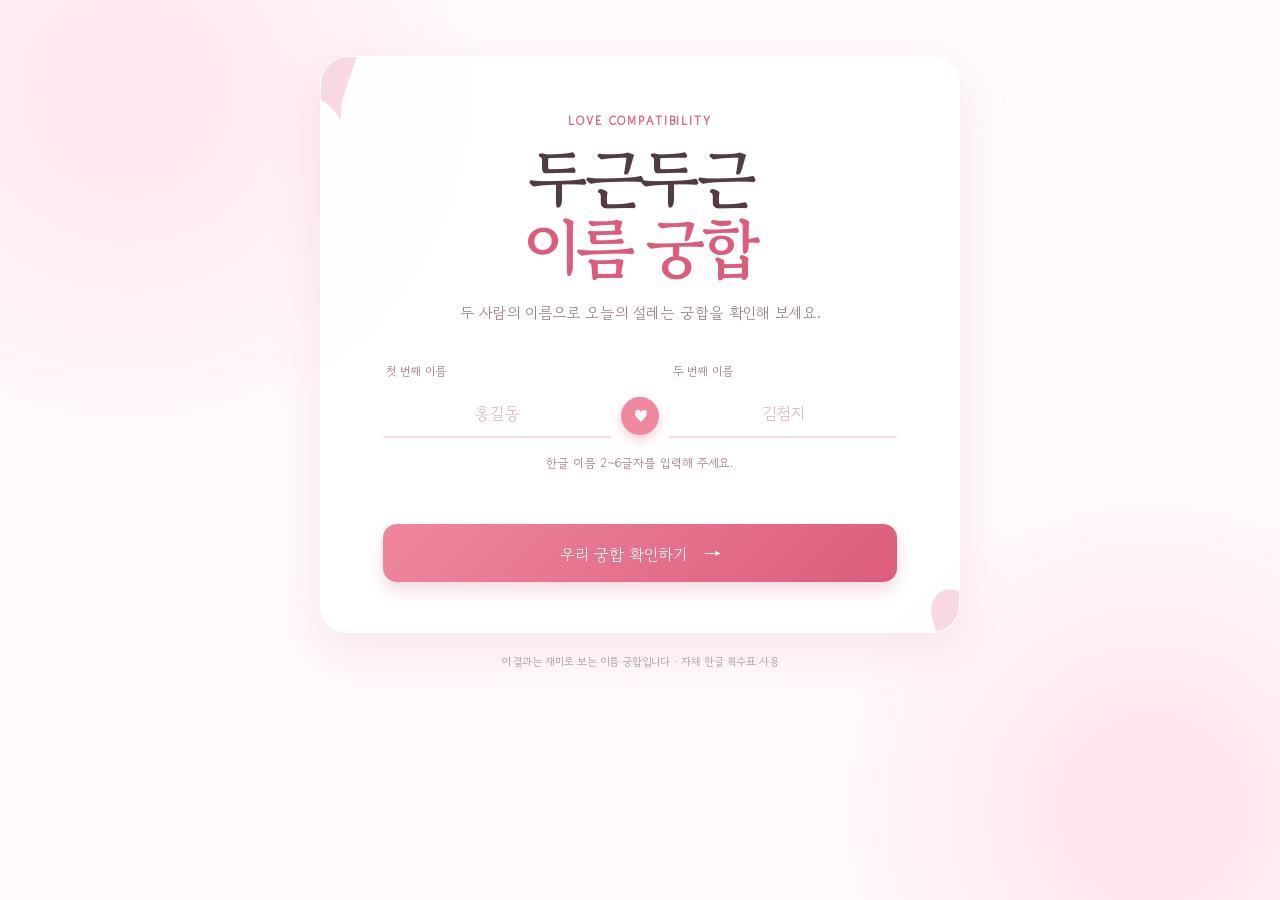
<file: index.html>
<!doctype html>
<html lang="ko"><head><meta charset="utf-8"><meta name="viewport" content="width=device-width, initial-scale=1"><meta name="description" content="한글 획수로 알아보는 두 사람의 이름 궁합"><title>두근두근 이름 궁합</title><link rel="preconnect" href="https://fonts.googleapis.com"><link rel="preconnect" href="https://fonts.gstatic.com" crossorigin><link href="https://fonts.googleapis.com/css2?family=Gowun+Dodum&family=Gowun+Batang:wght@400;700&display=swap" rel="stylesheet"><link rel="stylesheet" href="styles.css"></head>
<body><main class="page-shell"><section class="card" aria-labelledby="page-title"><p class="eyebrow">LOVE COMPATIBILITY</p><h1 id="page-title">두근두근<br><em>이름 궁합</em></h1><p class="intro">두 사람의 이름으로 오늘의 설레는 궁합을 확인해 보세요.</p><form id="compatibility-form" novalidate><div class="name-row"><label class="name-field" for="first-name"><span>첫 번째 이름</span><input id="first-name" type="text" maxlength="6" placeholder="홍길동" autocomplete="off"></label><span class="heart" aria-hidden="true">♥</span><label class="name-field" for="second-name"><span>두 번째 이름</span><input id="second-name" type="text" maxlength="6" placeholder="김첨지" autocomplete="off"></label></div><p class="help">한글 이름 2~6글자를 입력해 주세요.</p><p class="error" id="error-message" role="alert" aria-live="polite"></p><button type="submit">우리 궁합 확인하기 <span>→</span></button></form><section class="result" id="result" aria-live="polite" hidden><div class="result-top"><span>두 사람의 궁합 점수</span><button class="reset" id="reset-button" type="button">다시 하기</button></div><div class="score-wrap"><strong id="score">00</strong><span>%</span></div><h2 id="result-title"></h2><p id="result-comment"></p><p class="calculation" id="calculation"></p></section></section><p class="notice">이 결과는 재미로 보는 이름 궁합입니다 · 자체 한글 획수표 사용</p></main><script src="app.js"></script></body></html>
</file>
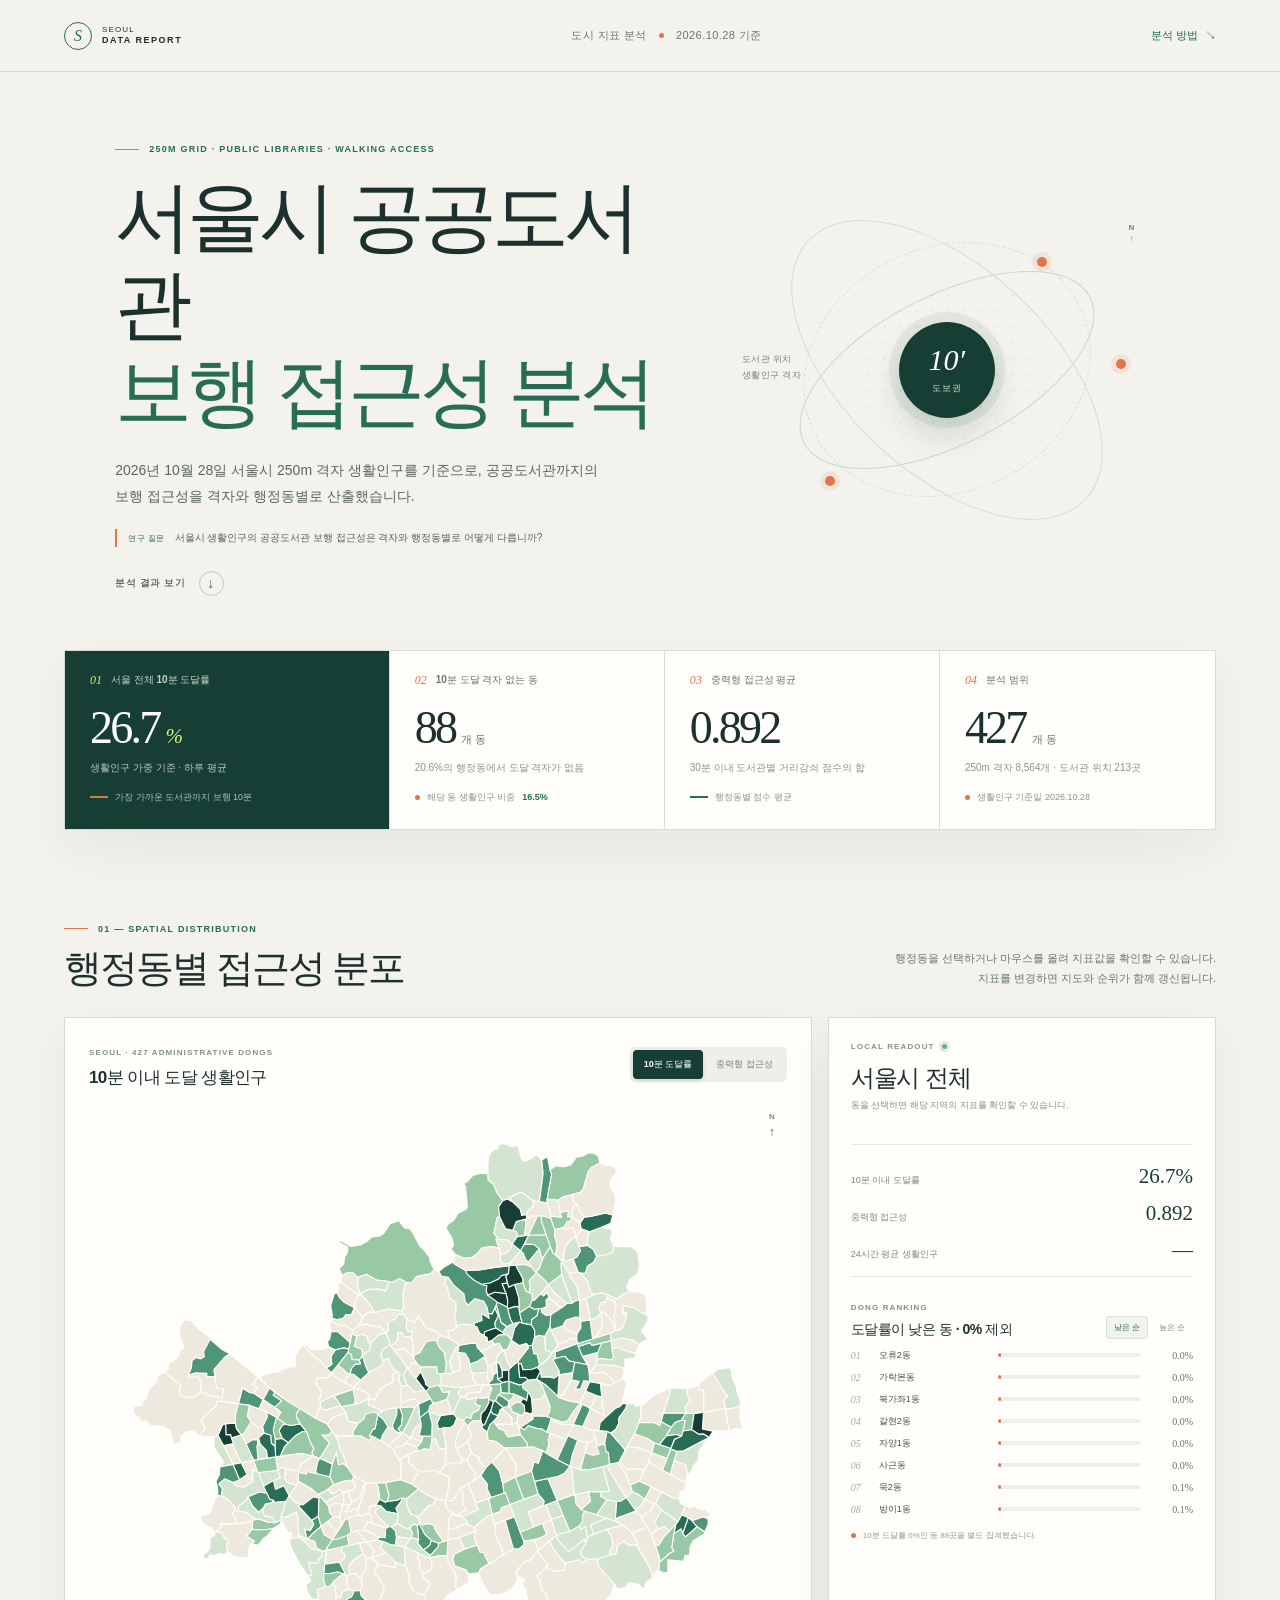
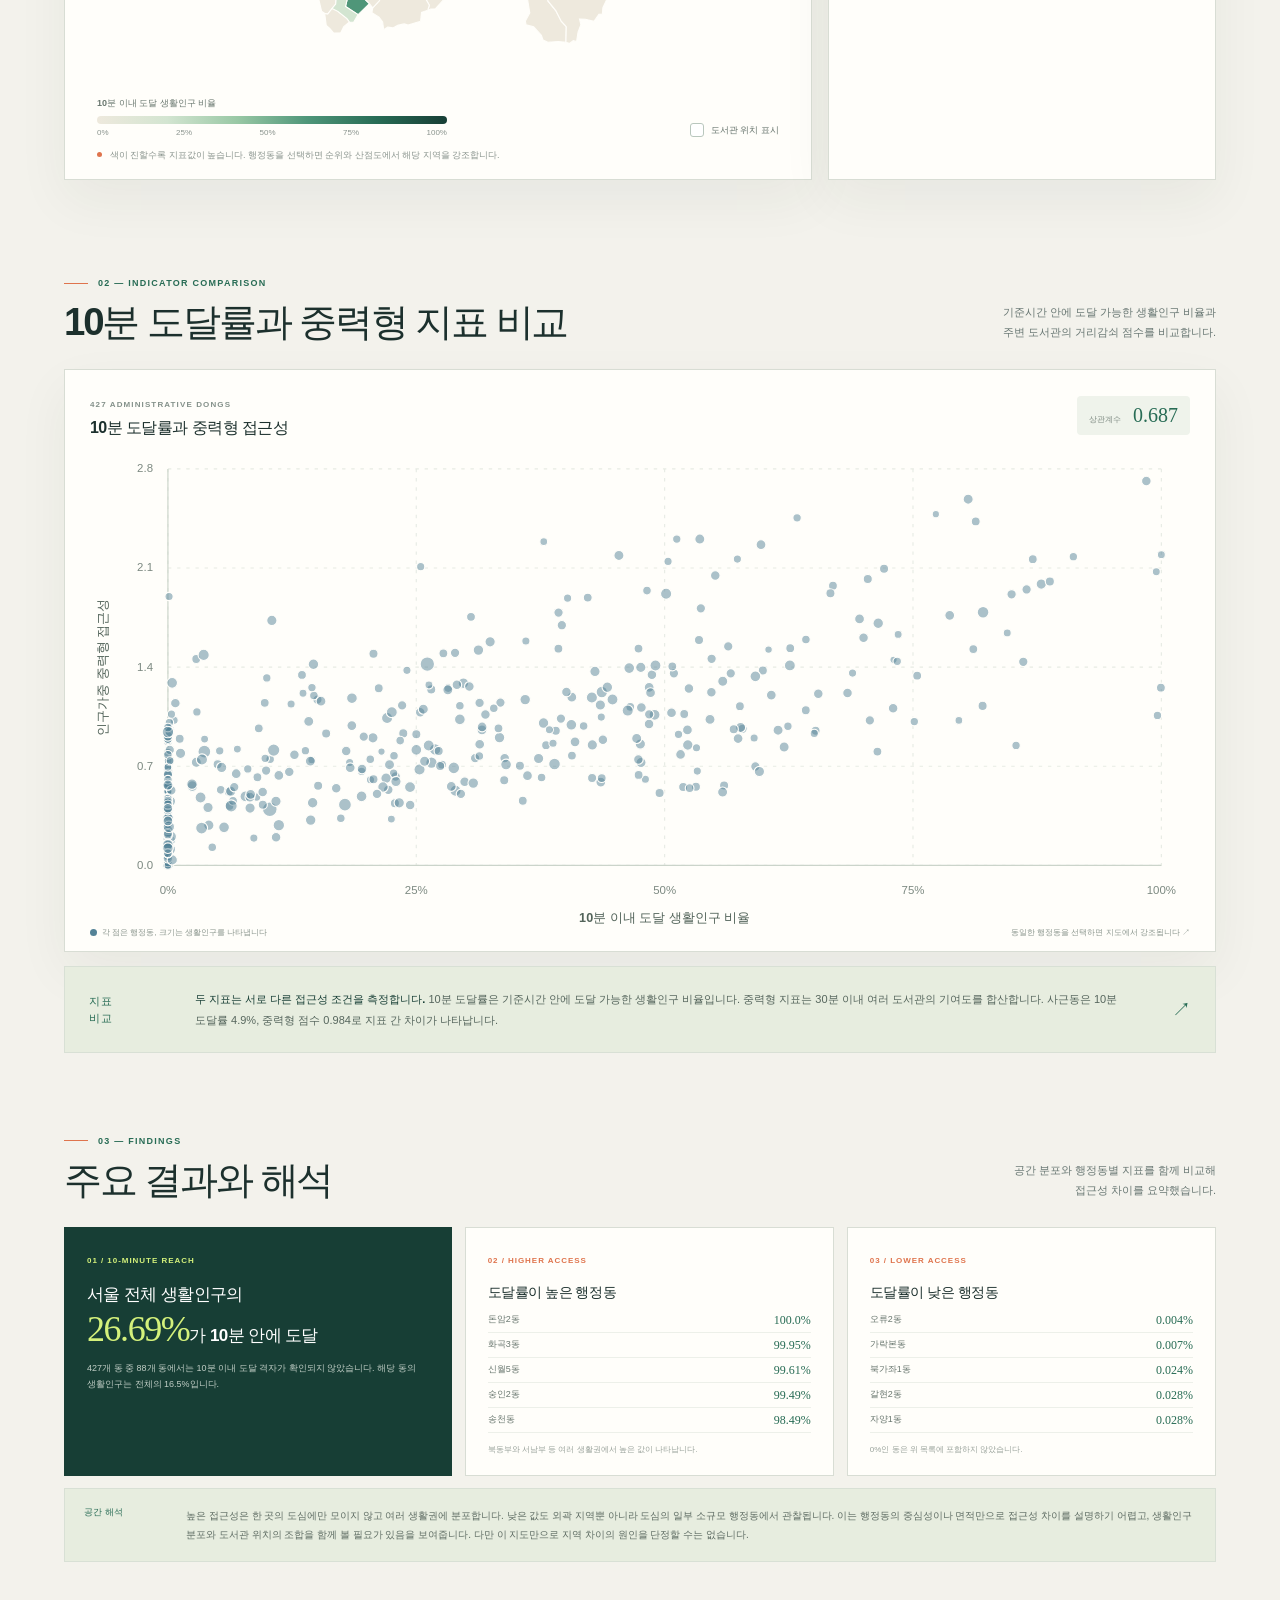
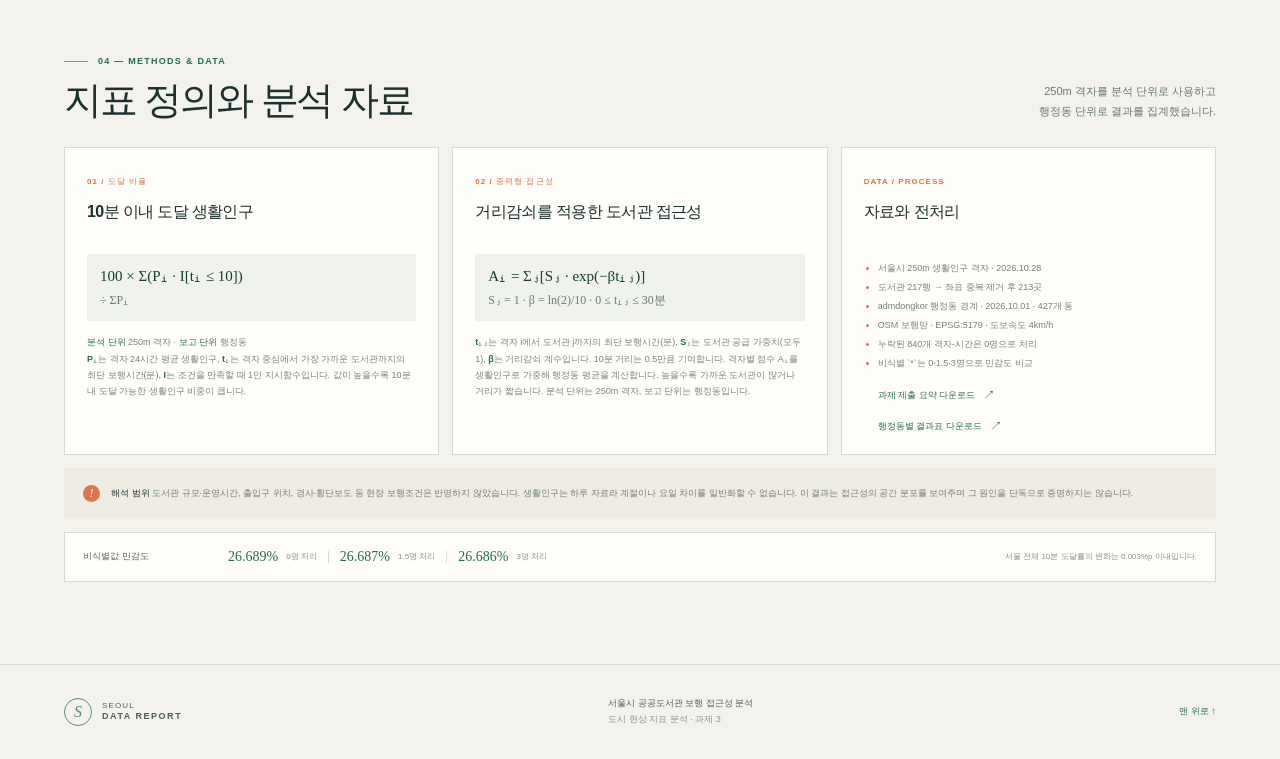
<file: assignment3/seoul-library-accessibility/index.html>
<!doctype html>
<html lang="ko">
<head>
  <meta charset="utf-8">
  <meta name="viewport" content="width=device-width, initial-scale=1">
  <meta name="theme-color" content="#f3f2ec">
  <meta name="description" content="서울시 250m 생활인구와 공공도서관 보행 접근성 분석">
  <title>서울시 공공도서관 보행 접근성 분석</title>
  <link rel="stylesheet" href="styles.css">
</head>
<body>
  <header class="topbar">
    <a class="wordmark" href="#top" aria-label="처음으로"><span class="mark">S</span><span>SEOUL<br><b>DATA REPORT</b></span></a>
    <div class="topmeta"><span>도시 지표 분석</span><span class="topdot"></span><span>2026.10.28 기준</span></div>
    <a class="toplink" href="#method">분석 방법 <span aria-hidden="true">↘</span></a>
  </header>

  <main id="top">
    <section class="hero">
      <div class="hero-copy">
        <p class="eyebrow"><span class="eyebrow-line"></span>250M GRID · PUBLIC LIBRARIES · WALKING ACCESS</p>
        <h1>서울시 공공도서관<br><em>보행 접근성 분석</em></h1>
        <p class="dek">2026년 10월 28일 서울시 250m 격자 생활인구를 기준으로, 공공도서관까지의 보행 접근성을 격자와 행정동별로 산출했습니다.</p>
        <p class="research-question"><span>연구 질문</span> 서울시 생활인구의 공공도서관 보행 접근성은 격자와 행정동별로 어떻게 다릅니까?</p>
        <a class="scroll-cue" href="#explore"><span>분석 결과 보기</span><b>↓</b></a>
      </div>
      <div class="hero-art" aria-hidden="true">
        <div class="orbit orbit-a"></div><div class="orbit orbit-b"></div><div class="orbit orbit-c"></div>
        <div class="hero-node node-center"><span>10′</span><small>도보권</small></div>
        <div class="hero-node node-one"><i></i></div><div class="hero-node node-two"><i></i></div><div class="hero-node node-three"><i></i></div>
        <div class="art-caption">도서관 위치<br>생활인구 격자</div>
        <div class="north-mark">N<br>↑</div>
      </div>
    </section>

    <section class="metric-strip" aria-label="핵심 지표">
      <article class="metric-card metric-primary"><div class="metric-label"><span>01</span> 서울 전체 10분 도달률</div><div class="metric-value"><strong id="kpi-reach">26.7</strong><span>%</span></div><p>생활인구 가중 기준 · 하루 평균</p><div class="metric-foot"><span class="tiny-line"></span> 가장 가까운 도서관까지 보행 10분</div></article>
      <article class="metric-card"><div class="metric-label"><span>02</span> 10분 도달 격자 없는 동</div><div class="metric-value"><strong id="kpi-zero">88</strong><small>개 동</small></div><p><span id="kpi-zero-share">20.6</span>%의 행정동에서 도달 격자가 없음</p><div class="metric-foot"><span class="status-dot"></span> 해당 동 생활인구 비중 <b id="kpi-zero-pop">16.5%</b></div></article>
      <article class="metric-card"><div class="metric-label"><span>03</span> 중력형 접근성 평균</div><div class="metric-value"><strong id="kpi-gravity">0.892</strong></div><p>30분 이내 도서관별 거리감쇠 점수의 합</p><div class="metric-foot"><span class="tiny-line green"></span> 행정동별 점수 평균</div></article>
      <article class="metric-card"><div class="metric-label"><span>04</span> 분석 범위</div><div class="metric-value"><strong>427</strong><small>개 동</small></div><p>250m 격자 8,564개 · 도서관 위치 213곳</p><div class="metric-foot"><span class="status-dot"></span> 생활인구 기준일 2026.10.28</div></article>
    </section>

    <section class="explore section-shell" id="explore">
      <div class="section-heading">
        <div><p class="eyebrow"><span class="eyebrow-line"></span>01 — SPATIAL DISTRIBUTION</p><h2>행정동별 접근성 분포</h2></div>
        <p class="section-intro">행정동을 선택하거나 마우스를 올려 지표값을 확인할 수 있습니다.<br>지표를 변경하면 지도와 순위가 함께 갱신됩니다.</p>
      </div>

      <div class="dashboard-grid">
        <article class="panel map-panel">
          <div class="panel-head">
            <div><span class="panel-kicker">SEOUL · 427 ADMINISTRATIVE DONGS</span><h3 id="map-title">10분 이내 도달 생활인구</h3></div>
            <div class="segmented" role="group" aria-label="지도 지표 선택">
              <button class="metric-toggle active" data-metric="reach" aria-pressed="true">10분 도달률</button>
              <button class="metric-toggle" data-metric="gravity" aria-pressed="false">중력형 접근성</button>
            </div>
          </div>
          <div class="map-stage">
            <svg id="city-map" viewBox="0 0 1000 800" role="img" aria-label="서울 행정동별 도서관 접근성 지도"><g id="map-polygons"></g><g id="map-libraries"></g></svg>
            <div class="map-label map-label-north">N <span>↑</span></div>
            <div class="map-loading" id="map-loading">지도 자료를 불러오는 중</div>
          </div>
          <div class="map-footer">
            <div class="legend"><div class="legend-title" id="legend-title">10분 이내 도달률</div><div class="legend-ramp" id="legend-ramp"></div><div class="legend-ticks" id="legend-ticks"><span>0%</span><span>25%</span><span>50%</span><span>75%</span><span>100%</span></div></div>
            <label class="overlay-control"><input id="library-toggle" type="checkbox"><span class="checkmark"></span> 도서관 위치 표시</label>
          </div>
          <p class="map-note"><span class="note-dot"></span> 색이 진할수록 지표값이 높습니다. 행정동을 선택하면 순위와 산점도에서 해당 지역을 강조합니다.</p>
        </article>

        <aside class="panel detail-panel">
          <div class="panel-kicker">LOCAL READOUT <span class="live-dot"></span></div>
          <div class="selected-name" id="selected-name">서울시 전체</div>
          <p class="selected-sub" id="selected-sub">동을 선택하면 해당 지역의 지표를 확인할 수 있습니다.</p>
          <div class="detail-stats">
            <div class="detail-stat"><span>10분 이내 도달률</span><strong id="selected-reach">26.7%</strong></div>
            <div class="detail-stat"><span>중력형 접근성</span><strong id="selected-gravity">0.892</strong></div>
            <div class="detail-stat"><span>24시간 평균 생활인구</span><strong id="selected-pop">—</strong></div>
          </div>
          <div class="rank-divider"></div>
          <div class="rank-head"><div><span class="panel-kicker">DONG RANKING</span><h3 id="rank-title">도달률이 낮은 동</h3></div><div class="rank-switch"><button data-rank="low" class="rank-toggle active" aria-pressed="true">낮은 순</button><button data-rank="high" class="rank-toggle" aria-pressed="false">높은 순</button></div></div>
          <div class="rank-list" id="rank-list" role="list"></div>
          <div class="rank-foot"><span class="rank-dot"></span><span>0%인 동 88곳은 별도 집계에 포함했습니다.</span></div>
        </aside>
      </div>
    </section>

    <section class="relationship section-shell">
      <div class="section-heading compact-heading">
        <div><p class="eyebrow"><span class="eyebrow-line"></span>02 — INDICATOR COMPARISON</p><h2>10분 도달률과 중력형 지표 비교</h2></div>
        <p class="section-intro">기준시간 안에 도달 가능한 생활인구 비율과<br>주변 도서관의 거리감쇠 점수를 비교합니다.</p>
      </div>
      <article class="panel scatter-panel">
        <div class="scatter-head"><div><span class="panel-kicker">427 ADMINISTRATIVE DONGS</span><h3>10분 도달률과 중력형 접근성</h3></div><div class="scatter-correlation"><span>상관계수</span><strong id="correlation">0.687</strong></div></div>
        <div class="scatter-wrap"><svg id="scatter" viewBox="0 0 960 420" role="img" aria-label="행정동별 10분 도달률과 중력형 접근성 산점도"></svg></div>
        <div class="scatter-caption"><span><i class="scatter-dot"></i>각 점은 행정동, 크기는 생활인구를 나타냅니다</span><span>동일한 행정동을 선택하면 지도에서 강조됩니다 ↗</span></div>
      </article>
      <div class="insight-row">
        <div class="insight-index">지표<br>비교</div>
        <p><b>두 지표는 서로 다른 접근성 조건을 측정합니다.</b> 10분 도달률은 기준시간 안에 도달 가능한 생활인구 비율입니다. 중력형 지표는 30분 이내 여러 도서관의 기여도를 합산합니다. 사근동은 10분 도달률 4.9%, 중력형 점수 0.984로 지표 간 차이가 나타납니다.</p>
        <span class="insight-arrow" aria-hidden="true">↗</span>
      </div>
    </section>

    <section class="results section-shell">
      <div class="section-heading compact-heading">
        <div><p class="eyebrow"><span class="eyebrow-line"></span>03 — FINDINGS</p><h2>주요 결과와 해석</h2></div>
        <p class="section-intro">공간 분포와 행정동별 지표를 함께 비교해<br>접근성 차이를 요약했습니다.</p>
      </div>
      <div class="results-grid">
        <article class="result-card result-highlight"><span class="result-index">01 / 10-MINUTE REACH</span><h3>서울 전체 생활인구의<br><b>26.69%</b>가 10분 안에 도달</h3><p>427개 동 중 88개 동에서는 10분 이내 도달 격자가 확인되지 않았습니다. 해당 동의 생활인구는 전체의 16.5%입니다.</p></article>
        <article class="result-card"><span class="result-index">02 / HIGHER ACCESS</span><h3>도달률이 높은 행정동</h3><ul class="result-list"><li><span>돈암2동</span><b>100.0%</b></li><li><span>화곡3동</span><b>99.95%</b></li><li><span>신월5동</span><b>99.61%</b></li><li><span>숭인2동</span><b>99.49%</b></li><li><span>송천동</span><b>98.49%</b></li></ul><p class="result-footnote">북동부와 서남부 등 여러 생활권에서 높은 값이 나타납니다.</p></article>
        <article class="result-card"><span class="result-index">03 / LOWER ACCESS</span><h3>도달률이 낮은 행정동</h3><ul class="result-list"><li><span>오류2동</span><b>0.004%</b></li><li><span>가락본동</span><b>0.007%</b></li><li><span>북가좌1동</span><b>0.024%</b></li><li><span>갈현2동</span><b>0.028%</b></li><li><span>자양1동</span><b>0.028%</b></li></ul><p class="result-footnote">0%인 동은 위 목록에 포함하지 않았습니다.</p></article>
      </div>
      <div class="interpretation"><span class="interpretation-tag">공간 해석</span><p>높은 접근성은 한 곳의 도심에만 모이지 않고 여러 생활권에 분포합니다. 낮은 값도 외곽 지역뿐 아니라 도심의 일부 소규모 행정동에서 관찰됩니다. 이는 행정동의 중심성이나 면적만으로 접근성 차이를 설명하기 어렵고, 생활인구 분포와 도서관 위치의 조합을 함께 볼 필요가 있음을 보여줍니다. 다만 이 지도만으로 지역 차이의 원인을 단정할 수는 없습니다.</p></div>
    </section>

    <section class="reading section-shell" id="method">
      <div class="section-heading compact-heading">
        <div><p class="eyebrow"><span class="eyebrow-line"></span>04 — METHODS & DATA</p><h2>지표 정의와 분석 자료</h2></div>
        <p class="section-intro">250m 격자를 분석 단위로 사용하고<br>행정동 단위로 결과를 집계했습니다.</p>
      </div>
      <div class="method-grid">
        <article class="method-card"><span class="method-number">01 / 도달 비율</span><h3>10분 이내 도달 생활인구</h3><div class="formula">100 × Σ(Pᵢ · I[tᵢ ≤ 10])<br><span>÷ ΣPᵢ</span></div><p><b>분석 단위</b> 250m 격자 · <b>보고 단위</b> 행정동<br><b>Pᵢ</b>는 격자 24시간 평균 생활인구, <b>tᵢ</b>는 격자 중심에서 가장 가까운 도서관까지의 최단 보행시간(분), <b>I</b>는 조건을 만족할 때 1인 지시함수입니다. 값이 높을수록 10분 내 도달 가능한 생활인구 비중이 큽니다.</p></article>
        <article class="method-card"><span class="method-number">02 / 중력형 접근성</span><h3>거리감쇠를 적용한 도서관 접근성</h3><div class="formula">Aᵢ = Σⱼ[Sⱼ · exp(−βtᵢⱼ)]<br><span>Sⱼ = 1 · β = ln(2)/10 · 0 ≤ tᵢⱼ ≤ 30분</span></div><p><b>tᵢⱼ</b>는 격자 i에서 도서관 j까지의 최단 보행시간(분), <b>Sⱼ</b>는 도서관 공급 가중치(모두 1), <b>β</b>는 거리감쇠 계수입니다. 10분 거리는 0.5만큼 기여합니다. 격자별 점수 Aᵢ를 생활인구로 가중해 행정동 평균을 계산합니다. 높을수록 가까운 도서관이 많거나 거리가 짧습니다. 분석 단위는 250m 격자, 보고 단위는 행정동입니다.</p></article>
        <article class="method-card method-source"><span class="method-number">DATA / PROCESS</span><h3>자료와 전처리</h3><ul><li>서울시 250m 생활인구 격자 · 2026.10.28</li><li>도서관 217행 → 좌표 중복 제거 후 213곳</li><li>admdongkor 행정동 경계 · 2026.10.01 · 427개 동</li><li>OSM 보행망 · EPSG:5179 · 도보속도 4km/h</li><li>누락된 840개 격자-시간은 0명으로 처리</li><li>비식별 `*`는 0·1.5·3명으로 민감도 비교</li></ul><a class="download-link" href="제출요약.md" download>과제 제출 요약 다운로드 <span>↗</span></a><br><a class="download-link" href="data/dong_accessibility.csv" download>행정동별 결과표 다운로드 <span>↗</span></a></article>
      </div>
      <div class="limitations"><span class="limit-mark">!</span><p><b>해석 범위</b> 도서관 규모·운영시간, 출입구 위치, 경사·횡단보도 등 현장 보행조건은 반영하지 않았습니다. 생활인구는 하루 자료라 계절이나 요일 차이를 일반화할 수 없습니다. 이 결과는 접근성의 공간 분포를 보여주며 그 원인을 단독으로 증명하지는 않습니다.</p></div>
      <div class="sensitivity"><span>비식별값 민감도</span><div class="sensitivity-values"><b>26.689%</b><span>0명 처리</span><i></i><b>26.687%</b><span>1.5명 처리</span><i></i><b>26.686%</b><span>3명 처리</span></div><p>서울 전체 10분 도달률의 변화는 0.003%p 이내입니다.</p></div>
    </section>
  </main>

  <footer class="footer"><a class="wordmark footer-mark" href="#top"><span class="mark">S</span><span>SEOUL<br><b>DATA REPORT</b></span></a><p>서울시 공공도서관 보행 접근성 분석<br><span>도시 현상 지표 분석 · 과제 3</span></p><a href="#top" class="back-top">맨 위로 ↑</a></footer>
  <div class="tooltip" id="tooltip" role="status" aria-live="polite"></div>
  <script src="app.js" defer></script>
</body>
</html>
</file>
<file: styles.css>
:root{--ink:#513c45;--muted:#9b7a86;--pink:#ef879f;--deep-pink:#dc5c7c;--line:#f2dce2}*{box-sizing:border-box}body{min-width:320px;min-height:100vh;margin:0;color:var(--ink);background:radial-gradient(circle at 10% 10%,#ffe9ef 0 6%,transparent 25%),radial-gradient(circle at 90% 90%,#ffe6ec 0 5%,transparent 23%),#fffafb;font-family:"Gowun Dodum",sans-serif}.page-shell{width:min(100% - 32px,640px);margin:0 auto;padding:56px 0 28px}.card{position:relative;overflow:hidden;padding:56px clamp(24px,7vw,62px) 50px;background:#ffffffeb;border:1px solid #fff;border-radius:28px;box-shadow:0 18px 50px #d996a733;text-align:center}.card:before,.card:after{position:absolute;color:#f9d9e1;font-family:serif;font-size:10rem;line-height:1;content:"♥";z-index:0}.card:before{top:-70px;left:-45px;transform:rotate(-18deg)}.card:after{right:-54px;bottom:-78px;transform:rotate(17deg)}.card>*{position:relative;z-index:1}.eyebrow{margin:0 0 14px;color:var(--deep-pink);font-size:.72rem;font-weight:bold;letter-spacing:.16em}h1,h2{font-family:"Gowun Batang",serif}h1{margin:0;font-size:clamp(2.7rem,8vw,4rem);line-height:1.08;letter-spacing:-.08em}h1 em{color:var(--deep-pink);font-style:normal}.intro{margin:20px 0 39px;color:var(--muted);font-size:.95rem}.name-row{display:grid;grid-template-columns:1fr 42px 1fr;align-items:end;gap:8px}.name-field{text-align:left}.name-field span{display:block;margin:0 0 8px 3px;color:var(--muted);font-size:.74rem}input{width:100%;padding:14px 6px 11px;color:var(--ink);background:transparent;border:0;border-bottom:2px solid var(--line);outline:0;font:1.05rem "Gowun Dodum",sans-serif;text-align:center;transition:border-color .2s}input:focus{border-color:var(--pink)}input::placeholder{color:#d8bcc4}.heart{display:grid;width:38px;height:38px;margin:0 auto 3px;place-items:center;color:white;background:var(--pink);border-radius:50%;font-size:1.05rem;box-shadow:0 5px 12px #e7738b55}.help,.error{min-height:22px;margin:16px 0 10px;font-size:.76rem}.help{color:var(--muted)}.error{color:#c94b6b}button{width:100%;padding:15px 20px;color:#fff;background:linear-gradient(135deg,var(--pink),var(--deep-pink));border:0;border-radius:14px;box-shadow:0 9px 16px #d85c7a38;cursor:pointer;font:1rem "Gowun Dodum",sans-serif;transition:transform .2s,box-shadow .2s}button:hover{transform:translateY(-2px);box-shadow:0 12px 20px #d85c7a44}button span{margin-left:12px;font-size:1.2rem}.result{margin-top:38px;padding:26px 22px;background:#fff9fa;border:1px solid var(--line);border-radius:20px;animation:appear .45s ease both}.result-top{display:flex;justify-content:space-between;align-items:center;color:var(--muted);font-size:.78rem}.reset{width:auto;padding:4px 0;color:var(--deep-pink);background:transparent;border:0;box-shadow:none;font-size:.76rem}.reset:hover{box-shadow:none;transform:none;text-decoration:underline}.score-wrap{display:flex;justify-content:center;align-items:baseline;margin:10px 0 4px;color:var(--deep-pink);font-family:"Gowun Batang",serif}.score-wrap strong{font-size:clamp(5.2rem,18vw,7.2rem);line-height:1;letter-spacing:-.09em}.score-wrap span{margin-left:4px;font-size:2.3rem}h2{margin:10px 0 9px;font-size:1.55rem}#result-comment{margin:0;color:var(--muted);font-size:.92rem}.calculation{margin:22px 0 0;padding-top:15px;border-top:1px solid var(--line);color:#b7949f;font-size:.7rem}.notice{margin:20px 0 0;color:#b5969e;font-size:.68rem;text-align:center}@keyframes appear{from{opacity:0;transform:translateY(12px)}to{opacity:1;transform:translateY(0)}}@media(max-width:430px){.page-shell{width:min(100% - 22px,640px);padding-top:20px}.card{padding:42px 19px 35px;border-radius:22px}.name-row{grid-template-columns:1fr 34px 1fr;gap:4px}.heart{width:32px;height:32px}.name-field span{font-size:.65rem}.notice{line-height:1.6}}
</file>
<file: assignment3/seoul-library-accessibility/styles.css>
:root {
  --paper: #f3f2ec;
  --paper-deep: #e9e8df;
  --ink: #1c302d;
  --muted: #687773;
  --line: #d8ddd4;
  --green: #286c55;
  --green-deep: #173e35;
  --mint: #d9e9d2;
  --lime: #d4f17b;
  --orange: #df744d;
  --blue: #4b7d8f;
  --panel: #fffefa;
  --shadow: 0 20px 50px rgba(31, 49, 42, .055);
  font-family: Pretendard, "Noto Sans KR", "Malgun Gothic", "Apple SD Gothic Neo", sans-serif;
  color: var(--ink);
  background: var(--paper);
  font-synthesis: none;
  text-rendering: optimizeLegibility;
}
* { box-sizing: border-box; }
html { scroll-behavior: smooth; }
body { margin: 0; min-width: 320px; background: var(--paper); }
button, input { font: inherit; }
button { color: inherit; }
a { color: inherit; text-decoration: none; }
.topbar { height: 72px; padding: 0 clamp(20px, 5vw, 76px); display: flex; align-items: center; justify-content: space-between; border-bottom: 1px solid var(--line); }
.wordmark { display: inline-flex; align-items: center; gap: 10px; color: var(--ink); font-size: 8px; line-height: 1.12; letter-spacing: .14em; }
.wordmark b { font-size: 9px; letter-spacing: .17em; }
.mark { display: grid; place-items: center; width: 28px; height: 28px; border: 1px solid var(--green); border-radius: 50%; color: var(--green); font-family: Georgia, serif; font-size: 16px; font-style: italic; letter-spacing: 0; }
.topmeta { display: flex; align-items: center; gap: 12px; font-size: 11px; color: var(--muted); letter-spacing: .04em; }
.topdot, .status-dot, .live-dot { width: 5px; height: 5px; border-radius: 50%; background: var(--orange); display: inline-block; }
.toplink { font-size: 11px; color: var(--green); font-weight: 700; }
.toplink span { margin-left: 4px; }
main { overflow: hidden; }
.hero { min-height: 478px; padding: 72px clamp(20px, 9vw, 142px) 54px; display: grid; grid-template-columns: minmax(0, 1fr) minmax(300px, .78fr); align-items: center; gap: 55px; position: relative; }
.hero-copy { position: relative; z-index: 2; }
.eyebrow { margin: 0 0 19px; display: flex; align-items: center; gap: 10px; color: var(--green); font-size: 9px; font-weight: 800; letter-spacing: .14em; }
.eyebrow-line { display: inline-block; width: 24px; height: 1px; background: var(--orange); }
h1, h2, h3, p { margin-top: 0; }
h1 { margin-bottom: 21px; font-size: clamp(43px, 6vw, 78px); line-height: 1.14; letter-spacing: -.065em; font-weight: 650; }
h1 em { color: var(--green); font-style: normal; }
.dek { max-width: 490px; margin-bottom: 31px; color: #596762; font-size: 14px; line-height: 1.9; word-break: keep-all; }
.scroll-cue { display: inline-flex; align-items: center; gap: 13px; font-size: 10px; color: var(--ink); font-weight: 700; letter-spacing: .06em; }
.scroll-cue b { width: 25px; height: 25px; border: 1px solid #becac0; border-radius: 50%; display: grid; place-items: center; color: var(--green); font-size: 14px; }
.research-question { max-width: 520px; margin: -12px 0 24px; padding-left: 11px; border-left: 2px solid var(--orange); color: #52635a; font-size: 10px; line-height: 1.8; word-break: keep-all; }
.research-question span { margin-right: 7px; color: var(--green); font-size: 8px; font-weight: 800; letter-spacing: .06em; }
.hero-art { width: min(100%, 460px); height: 350px; justify-self: center; position: relative; display: grid; place-items: center; color: var(--green); }
.hero-art::before { content: ""; position: absolute; inset: 8% 12%; background-image: radial-gradient(#b8c9b7 1px, transparent 1px); background-size: 16px 16px; opacity: .36; mask-image: radial-gradient(ellipse, #000 16%, transparent 75%); }
.orbit { position: absolute; border: 1px solid #c8d7c9; border-radius: 50%; transform: rotate(-27deg); }
.orbit-a { width: 322px; height: 150px; }
.orbit-b { width: 380px; height: 206px; transform: rotate(43deg); border-color: #d3ded2; }
.orbit-c { width: 246px; height: 295px; transform: rotate(66deg); border-style: dashed; border-color: #d2dfd1; }
.hero-node { position: absolute; display: flex; align-items: center; justify-content: center; border-radius: 50%; }
.node-center { width: 96px; height: 96px; background: var(--green-deep); color: white; flex-direction: column; box-shadow: 0 0 0 10px rgba(40,108,85,.08), 0 16px 30px rgba(25,61,51,.16); }
.node-center span { font-family: Georgia, serif; font-size: 30px; font-style: italic; line-height: 1; }
.node-center small { margin-top: 7px; font-size: 9px; letter-spacing: .1em; color: #cfdfd2; }
.hero-node i { width: 10px; height: 10px; border-radius: 50%; background: var(--orange); box-shadow: 0 0 0 5px rgba(223,116,77,.12); }
.node-one { top: 62px; right: 27%; }.node-two { bottom: 59px; left: 22%; }.node-three { top: 47%; right: 9%; }
.art-caption { position: absolute; left: 3%; top: 45%; color: #73827b; font-size: 9px; line-height: 1.7; letter-spacing: .04em; }
.north-mark { position: absolute; right: 7%; top: 8%; font-size: 8px; line-height: 1.35; text-align: center; color: #718078; }
.north-mark:first-line { font-weight: 800; }
.metric-strip { margin: 0 clamp(20px, 5vw, 76px); display: grid; grid-template-columns: 1.18fr 1fr 1fr 1fr; background: var(--panel); border: 1px solid var(--line); box-shadow: var(--shadow); }
.metric-card { min-height: 178px; padding: 22px 25px 17px; border-right: 1px solid var(--line); position: relative; }
.metric-card:last-child { border-right: 0; }
.metric-primary { background: var(--green-deep); color: #fff; }
.metric-label { display: flex; gap: 9px; align-items: center; color: var(--muted); font-size: 10px; font-weight: 700; }
.metric-label span { color: var(--orange); font: italic 12px Georgia, serif; }
.metric-primary .metric-label { color: #c3d2c9; }.metric-primary .metric-label span { color: var(--lime); }
.metric-value { margin-top: 17px; display: flex; align-items: baseline; gap: 6px; }
.metric-value strong { font-family: Georgia, "Times New Roman", serif; font-size: 46px; line-height: 1; letter-spacing: -.06em; font-weight: 400; }
.metric-value > span { font: italic 21px Georgia, serif; color: var(--lime); }
.metric-value small { font-size: 11px; color: var(--muted); font-weight: 700; }
.metric-primary .metric-value strong { color: #fff; }
.metric-card p { margin: 10px 0 14px; min-height: 16px; color: #89938e; font-size: 10px; }
.metric-primary p { color: #bdcbc4; }
.metric-foot { display: flex; align-items: center; gap: 7px; color: #87938d; font-size: 9px; }
.metric-primary .metric-foot { color: #b1c2b9; }
.metric-foot b { color: var(--green); font-size: 9px; }
.tiny-line { height: 2px; width: 18px; display: inline-block; background: var(--orange); }.tiny-line.green { background: var(--green); }
.section-shell { margin: 0 clamp(20px, 5vw, 76px); padding-top: 94px; }
.section-heading { display: flex; justify-content: space-between; align-items: end; gap: 30px; margin-bottom: 25px; }
.section-heading .eyebrow { margin-bottom: 11px; }
h2 { margin-bottom: 0; font-size: clamp(28px, 3vw, 40px); line-height: 1.22; letter-spacing: -.055em; font-weight: 650; }
.section-intro { margin: 0 0 3px; color: var(--muted); font-size: 11px; line-height: 1.8; text-align: right; word-break: keep-all; }
.dashboard-grid { display: grid; grid-template-columns: minmax(0, 1.58fr) minmax(320px, .82fr); gap: 16px; align-items: stretch; }
.panel { border: 1px solid var(--line); background: var(--panel); box-shadow: var(--shadow); }
.map-panel { min-width: 0; padding: 23px 24px 17px; }
.panel-head { display: flex; justify-content: space-between; align-items: center; gap: 18px; }
.panel-kicker { color: #84918a; font-size: 8px; line-height: 1.4; font-weight: 800; letter-spacing: .14em; }
.panel-head h3, .rank-head h3, .scatter-head h3 { margin: 7px 0 0; font-size: 17px; letter-spacing: -.035em; font-weight: 650; }
.segmented { display: flex; padding: 3px; border-radius: 5px; background: #eeefe8; gap: 2px; }
.metric-toggle { border: 0; border-radius: 4px; padding: 8px 11px; background: transparent; color: #738079; font-size: 9px; font-weight: 700; cursor: pointer; white-space: nowrap; }
.metric-toggle.active { background: var(--green-deep); color: #fff; box-shadow: 0 2px 5px rgba(20,48,40,.12); }
.map-stage { position: relative; margin: 9px auto 0; width: min(100%, 710px); aspect-ratio: 1.18; }
#city-map { width: 100%; height: 100%; overflow: visible; }
.dong-shape { stroke: #fffefa; stroke-width: 1.1; vector-effect: non-scaling-stroke; cursor: pointer; transition: fill .2s ease, opacity .2s ease, stroke-width .15s ease; }
.dong-shape:hover, .dong-shape.selected { stroke: #172e29; stroke-width: 2.4; opacity: 1; }
.library-point { fill: var(--orange); stroke: white; stroke-width: 1; vector-effect: non-scaling-stroke; opacity: .86; pointer-events: none; }
.map-label-north { position: absolute; top: 13px; right: 12px; color: #7a8980; font-size: 8px; font-weight: 800; line-height: 1.5; text-align: center; }
.map-label-north span { display: block; color: var(--green); font-size: 12px; }
.map-loading { position: absolute; inset: 0; display: grid; place-items: center; color: var(--muted); font-size: 11px; background: rgba(255,254,250,.78); }
.map-loading.hidden { display: none; }
.map-footer { display: flex; justify-content: space-between; align-items: end; gap: 22px; padding: 4px 8px 0; }
.legend { width: min(70%, 350px); }
.legend-title { margin-bottom: 6px; color: #69776f; font-size: 9px; font-weight: 700; }
.legend-ramp { height: 8px; border-radius: 5px; background: linear-gradient(90deg, #eee9dd, #d3e5d1, #99c8a5, #4f9679, #173e35); }
.legend-ticks { display: flex; justify-content: space-between; margin-top: 4px; color: #8a948e; font-size: 8px; }
.overlay-control { display: flex; align-items: center; gap: 7px; color: #63716a; font-size: 9px; cursor: pointer; white-space: nowrap; }
.overlay-control input { position: absolute; opacity: 0; }
.checkmark { position: relative; width: 14px; height: 14px; border: 1px solid #b9c7bd; border-radius: 3px; background: white; }
.overlay-control input:checked + .checkmark { background: var(--green); border-color: var(--green); }
.overlay-control input:checked + .checkmark::after { content: "✓"; position: absolute; top: -2px; left: 2px; color: white; font-size: 10px; }
.overlay-control input:focus-visible + .checkmark { outline: 2px solid var(--orange); outline-offset: 2px; }
.map-note { margin: 12px 8px 0; color: #8a948e; font-size: 9px; }
.note-dot { width: 5px; height: 5px; margin-right: 5px; display: inline-block; border-radius: 50%; background: var(--orange); vertical-align: 1px; }
.detail-panel { padding: 23px 22px 17px; min-width: 0; }
.detail-panel > .panel-kicker { display: flex; align-items: center; gap: 7px; }
.live-dot { background: #70a889; box-shadow: 0 0 0 3px #e0efe2; }
.selected-name { margin: 10px 0 4px; font-size: 24px; font-weight: 650; letter-spacing: -.05em; }
.selected-sub { min-height: 28px; margin: 0; color: #84918a; font-size: 9px; line-height: 1.6; }
.detail-stats { margin-top: 18px; padding: 13px 0 7px; border-top: 1px solid #e7e9e1; border-bottom: 1px solid #e7e9e1; }
.detail-stat { display: flex; justify-content: space-between; align-items: baseline; padding: 6px 0; gap: 8px; }
.detail-stat span { color: #7b8982; font-size: 9px; }.detail-stat strong { color: var(--green-deep); font: 21px Georgia, serif; }
.rank-divider { height: 19px; }
.rank-head { display: flex; justify-content: space-between; align-items: end; gap: 8px; margin-bottom: 10px; }
.rank-head h3 { font-size: 14px; }
.rank-switch { display: flex; gap: 3px; }
.rank-toggle { border: 1px solid transparent; border-radius: 3px; padding: 5px 7px; background: transparent; color: #84918a; font-size: 8px; cursor: pointer; }
.rank-toggle.active { border-color: #dce3d9; background: #f1f4ed; color: var(--green); font-weight: 800; }
.rank-list { display: grid; gap: 9px; }
.rank-item { display: grid; grid-template-columns: 21px minmax(55px, .78fr) minmax(45px, 1fr) 45px; align-items: center; gap: 7px; cursor: pointer; }
.rank-item:hover .rank-name, .rank-item.selected .rank-name { color: var(--orange); }
.rank-number { color: #a0aaa2; font: italic 10px Georgia, serif; }
.rank-name { overflow: hidden; color: #41524a; font-size: 9px; text-overflow: ellipsis; white-space: nowrap; }
.rank-track { height: 4px; background: #edf0e9; border-radius: 4px; overflow: hidden; }
.rank-bar { display: block; height: 100%; border-radius: inherit; background: var(--green); }
.rank-item.low .rank-bar { background: var(--orange); }
.rank-value { color: #63716a; font: 10px Georgia, serif; text-align: right; }
.rank-foot { display: flex; align-items: center; gap: 7px; margin-top: 14px; color: #929b94; font-size: 8px; }
.rank-dot { width: 5px; height: 5px; border-radius: 50%; background: var(--orange); }
.relationship { padding-top: 98px; }
.compact-heading { margin-bottom: 23px; }
.scatter-panel { padding: 23px 25px 13px; }
.scatter-head { display: flex; align-items: center; justify-content: space-between; }
.scatter-head h3 { font-size: 16px; }
.scatter-correlation { display: flex; align-items: baseline; gap: 12px; padding: 8px 12px; background: #eff3eb; border-radius: 4px; }
.scatter-correlation span { color: #7f8b83; font-size: 8px; }.scatter-correlation strong { color: var(--green); font: 20px Georgia, serif; }
.scatter-wrap { width: 100%; margin-top: 7px; }
#scatter { width: 100%; height: auto; display: block; overflow: visible; }
.axis-line { stroke: #cbd4ca; stroke-width: 1; }.grid-line { stroke: #e7ebe4; stroke-width: 1; stroke-dasharray: 3 5; }.axis-label { fill: #7c8981; font-family: inherit; font-size: 10px; }.axis-title { fill: #53645a; font-family: inherit; font-size: 11px; font-weight: 700; }
.scatter-point { fill: #538296; fill-opacity: .49; stroke: #fffefa; stroke-width: 1; cursor: pointer; transition: fill-opacity .15s ease, r .15s ease; }
.scatter-point:hover, .scatter-point.selected { fill: var(--orange); fill-opacity: .95; stroke: #773b28; stroke-width: 1.5; }
.scatter-caption { display: flex; justify-content: space-between; gap: 10px; color: #8b968e; font-size: 8px; }
.scatter-dot { width: 7px; height: 7px; margin-right: 5px; display: inline-block; border-radius: 50%; background: #538296; vertical-align: -1px; }
.insight-row { margin-top: 14px; display: grid; grid-template-columns: 88px 1fr 30px; gap: 18px; align-items: center; padding: 22px 24px; border: 1px solid #d8e0d5; background: #e7eddf; }
.insight-index { color: var(--green); font: italic 11px/1.5 Georgia, serif; letter-spacing: .05em; }
.insight-row p { margin: 0; color: #56665d; font-size: 11px; line-height: 1.85; word-break: keep-all; }
.insight-row p b { color: var(--green-deep); }
.insight-arrow { color: var(--green); font-size: 19px; text-align: right; }
.results { padding-top: 83px; }
.results-grid { display: grid; grid-template-columns: 1.05fr 1fr 1fr; gap: 13px; }
.result-card { min-height: 228px; padding: 21px 22px 18px; border: 1px solid var(--line); background: var(--panel); }
.result-highlight { color: white; background: var(--green-deep); border-color: var(--green-deep); }
.result-index { color: var(--orange); font-size: 8px; font-weight: 800; letter-spacing: .12em; }
.result-highlight .result-index { color: var(--lime); }
.result-card h3 { margin: 14px 0 10px; font-size: 14px; line-height: 1.6; letter-spacing: -.035em; }
.result-card h3 b { color: var(--green); font: 36px Georgia, serif; letter-spacing: -.04em; }
.result-highlight h3 { font-size: 17px; line-height: 1.6; }.result-highlight h3 b { color: var(--lime); }
.result-card p { margin: 0; color: #859188; font-size: 9px; line-height: 1.8; word-break: keep-all; }
.result-highlight p { color: #c1cec6; }
.result-list { display: grid; gap: 5px; padding: 0; margin: 10px 0 10px; list-style: none; }
.result-list li { display: flex; justify-content: space-between; gap: 12px; padding-bottom: 4px; border-bottom: 1px solid #edf0e9; color: #68766e; font-size: 9px; }
.result-list li b { color: var(--green); font: 12px Georgia, serif; }
.result-footnote { color: #99a29b !important; font-size: 8px !important; }
.interpretation { margin-top: 12px; padding: 17px 19px; display: grid; grid-template-columns: 90px 1fr; gap: 12px; border: 1px solid #d8e0d5; background: #e7eddf; }
.interpretation-tag { color: var(--green); font-size: 9px; font-weight: 800; }
.interpretation p { margin: 0; color: #5e6c63; font-size: 10px; line-height: 1.9; word-break: keep-all; }
.reading { padding-top: 94px; padding-bottom: 82px; }
.method-grid { display: grid; grid-template-columns: 1fr 1fr 1fr; gap: 13px; }
.method-card { min-height: 245px; padding: 22px 22px 19px; background: var(--panel); border: 1px solid var(--line); }
.method-number { color: var(--orange); font-size: 8px; font-weight: 800; letter-spacing: .13em; }
.method-card h3 { min-height: 40px; margin: 14px 0 12px; font-size: 16px; letter-spacing: -.04em; }
.formula { min-height: 58px; padding: 11px 13px; background: #f0f3ec; color: var(--green-deep); font: 15px/1.5 Georgia, serif; }
.formula span { color: #6d7b71; font-size: 12px; }
.method-card p { margin: 13px 0 0; color: #77847c; font-size: 9px; line-height: 1.8; word-break: keep-all; }
.method-card p b { color: var(--green); }
.method-source ul { padding-left: 14px; margin: 17px 0 0; color: #748179; font-size: 9px; line-height: 2.1; }
.method-source li::marker { color: var(--orange); }
.download-link { display: inline-flex; align-items: center; gap: 8px; margin: 14px 0 0 14px; color: var(--green); font-size: 9px; font-weight: 800; }.download-link span { font-size: 12px; }
.limitations { margin-top: 13px; display: flex; align-items: start; gap: 11px; padding: 17px 19px; background: #eeece3; }
.limit-mark { flex: 0 0 17px; width: 17px; height: 17px; display: grid; place-items: center; border-radius: 50%; color: white; background: var(--orange); font: italic 12px Georgia, serif; }
.limitations p { margin: 0; color: #737f77; font-size: 9px; line-height: 1.8; word-break: keep-all; }.limitations b { color: var(--ink); }
.sensitivity { margin-top: 13px; padding: 16px 18px; display: grid; grid-template-columns: 130px 1fr auto; align-items: center; gap: 15px; border: 1px solid var(--line); background: #fffefa; }
.sensitivity > span { color: #54635b; font-size: 9px; font-weight: 800; }
.sensitivity-values { display: flex; align-items: center; gap: 8px; color: #87928a; font-size: 8px; }
.sensitivity-values b { color: var(--green); font: 14px Georgia, serif; }
.sensitivity-values i { height: 12px; border-left: 1px solid var(--line); margin: 0 3px; }
.sensitivity p { margin: 0; color: #87928a; font-size: 8px; text-align: right; }
.footer { min-height: 95px; padding: 20px clamp(20px, 5vw, 76px); display: flex; justify-content: space-between; align-items: center; border-top: 1px solid var(--line); }
.footer p { margin: 0; color: #4f6057; font-size: 9px; line-height: 1.7; }.footer p span { color: #8a958e; }
.footer-mark { opacity: .76; }.back-top { color: var(--green); font-size: 9px; font-weight: 700; }
.tooltip { position: fixed; z-index: 20; display: none; min-width: 155px; padding: 10px 12px; pointer-events: none; color: white; background: #173e35; border: 1px solid rgba(255,255,255,.12); box-shadow: 0 9px 24px rgba(19,42,35,.18); font-size: 9px; line-height: 1.7; }
.tooltip strong { display: block; margin-bottom: 4px; color: var(--lime); font-size: 11px; }
.tooltip.visible { display: block; }
.dong-shape:focus-visible, .scatter-point:focus-visible { outline: 2px solid var(--orange); outline-offset: 2px; }
@media (max-width: 1050px) {
  .hero { padding-left: 7vw; padding-right: 7vw; gap: 20px; }
  .metric-strip { grid-template-columns: repeat(2, 1fr); }
  .metric-card:nth-child(2) { border-right: 0; }.metric-card:nth-child(-n+2) { border-bottom: 1px solid var(--line); }
  .dashboard-grid { grid-template-columns: 1fr; }.detail-panel { display: grid; grid-template-columns: 1fr 1fr; column-gap: 22px; }.detail-panel > .panel-kicker, .selected-name, .selected-sub, .detail-stats, .rank-divider, .rank-head, .rank-list, .rank-foot { grid-column: 1 / -1; }
  .rank-list { grid-template-columns: 1fr 1fr; column-gap: 20px; }
  .results-grid { grid-template-columns: 1fr; }.result-card { min-height: 0; }.result-highlight h3 { font-size: 16px; }
}
@media (max-width: 700px) {
  .topbar { height: 60px; padding: 0 18px; }.topmeta { gap: 7px; font-size: 8px; }.toplink { font-size: 9px; }
  .hero { padding: 53px 22px 24px; display: block; }.hero-art { height: 225px; width: 100%; margin-top: 20px; }.orbit-a { width: 250px; height: 110px; }.orbit-b { width: 290px; height: 150px; }.orbit-c { width: 190px; height: 220px; }.node-center { width: 75px; height: 75px; }.node-center span { font-size: 24px; }.art-caption { left: 0; font-size: 8px; }.north-mark { right: 2%; }
  h1 { font-size: clamp(42px, 12vw, 62px); }.dek { font-size: 12px; }
  .metric-strip { margin: 0 14px; grid-template-columns: 1fr 1fr; }.metric-card { min-height: 148px; padding: 17px 13px 12px; }.metric-value strong { font-size: 37px; }.metric-card p { font-size: 8px; }
  .section-shell { margin: 0 14px; padding-top: 66px; }.section-heading { display: block; }.section-intro { margin-top: 12px; text-align: left; font-size: 10px; }.section-heading .eyebrow { font-size: 8px; }.panel-head { align-items: start; flex-direction: column; }.map-panel { padding: 17px 12px 13px; }.map-stage { aspect-ratio: 1.08; }.segmented { width: 100%; }.metric-toggle { flex: 1; padding: 9px 4px; }
  .map-footer { align-items: start; flex-direction: column; gap: 15px; padding-left: 4px; }.legend { width: 100%; }.detail-panel { display: block; padding: 18px 16px; }.rank-list { grid-template-columns: 1fr; }.rank-item { grid-template-columns: 23px minmax(65px, .8fr) minmax(55px, 1fr) 50px; }
  .relationship { padding-top: 68px; }.scatter-panel { padding: 17px 11px 12px; }.scatter-head { align-items: start; }.scatter-caption { font-size: 7px; }.scatter-caption span:last-child { display: none; }.insight-row { grid-template-columns: 54px 1fr; gap: 10px; padding: 16px 14px; }.insight-arrow { display: none; }.insight-row p { font-size: 9px; }
  .results { padding-top: 68px; }.interpretation { grid-template-columns: 1fr; gap: 7px; padding: 15px; }.interpretation p { font-size: 9px; }
  .reading { padding-top: 68px; padding-bottom: 55px; }.method-grid { grid-template-columns: 1fr; gap: 9px; }.method-card { min-height: auto; padding: 19px; }.method-card h3 { min-height: 0; }.formula { min-height: auto; }.method-card p { font-size: 9px; }.method-source ul { font-size: 9px; }
  .sensitivity { grid-template-columns: 1fr; gap: 9px; }.sensitivity-values { flex-wrap: wrap; }.sensitivity p { text-align: left; }.footer { padding: 16px 18px; }.footer p { font-size: 8px; }
}
</file>
